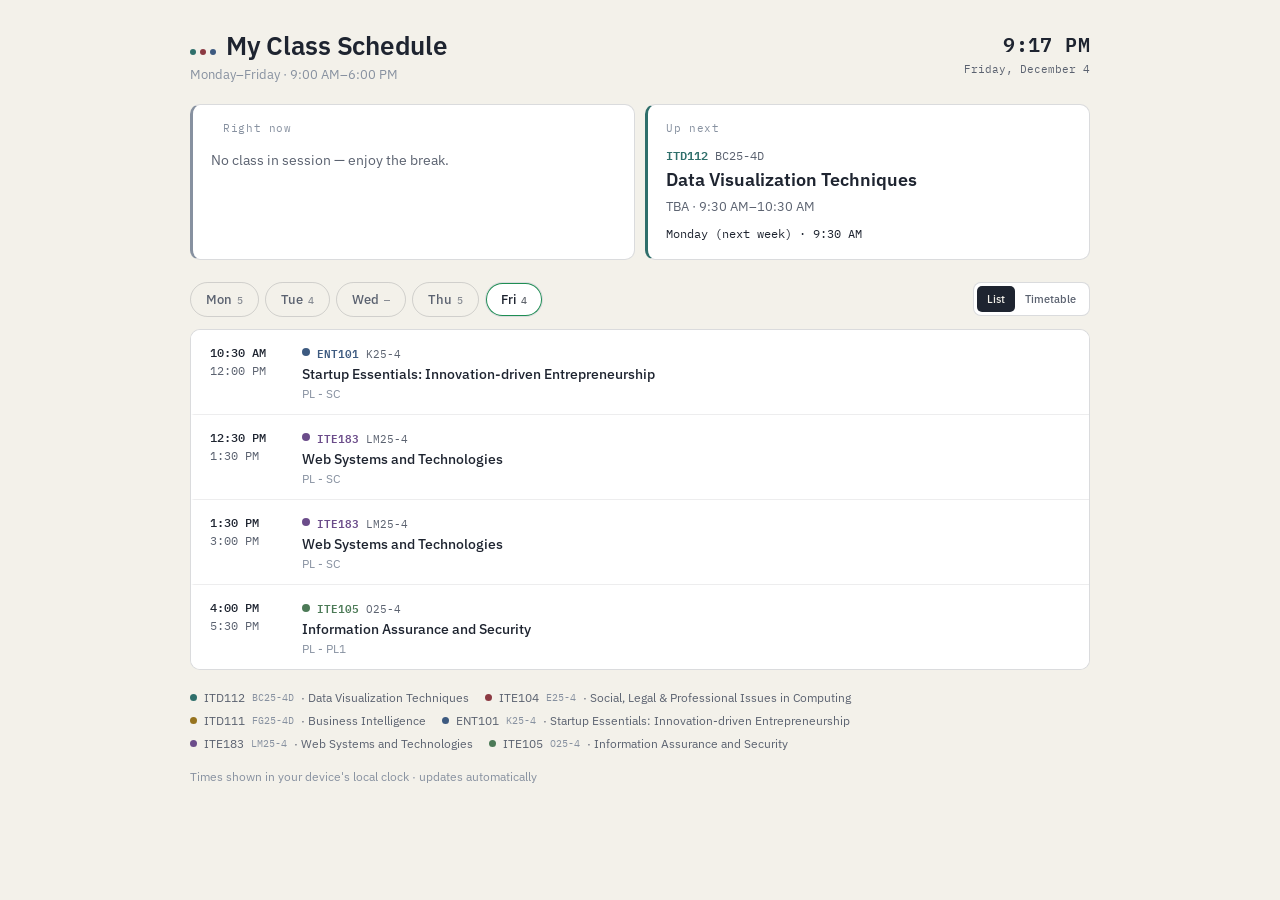
<file: app/src/main/assets/websites/alvin/index.html>
<!doctype html>
<html lang="en">
  <head>
    <meta charset="UTF-8" />
    <meta name="viewport" content="width=device-width, initial-scale=1.0" />
    <title>My Class Schedule</title>
    <meta name="theme-color" content="#15181E" />
    <meta name="description" content="A fast, offline class schedule." />
    <link rel="manifest" href="manifest.webmanifest" />
    <link rel="icon" href="icons/icon.svg" type="image/svg+xml" />
    <link rel="preconnect" href="https://fonts.googleapis.com" />
    <link rel="preconnect" href="https://fonts.gstatic.com" crossorigin />
    <link
      href="https://fonts.googleapis.com/css2?family=IBM+Plex+Sans:wght@400;500;600;700&family=IBM+Plex+Mono:wght@400;500;600&display=swap"
      rel="stylesheet"
    />
    <style>
      :root {
        /* default: dark board, like a terminal departure display */
        --board: #15181e;
        --board-raised: #1c212a;
        --board-row: #1f242d;
        --ink: #f1efe6;
        --ink-soft: #8b94a3;
        --ink-faint: #5b6472;
        --line: rgba(241, 239, 230, 0.08);
        --line-strong: rgba(241, 239, 230, 0.16);

        --live: #4ade80;
        --next: #f2a93c;

        --c-itd112: #45b8ac;
        --c-ite104: #e67c8a;
        --c-itd111: #d3a94b;
        --c-ent101: #7c9cf2;
        --c-ite183: #b292e8;
        --c-ite105: #8bc495;
      }

      :root:not([data-theme="dark"]) {
        @media (prefers-color-scheme: light) {
          --board: #f3f1ea;
          --board-raised: #ffffff;
          --board-row: #ffffff;
          --ink: #1e2430;
          --ink-soft: #5b6270;
          --ink-faint: #8791a0;
          --line: rgba(30, 36, 48, 0.08);
          --line-strong: rgba(30, 36, 48, 0.16);
          --live: #1e8e52;
          --live-bg: rgba(30, 142, 82, 0.1);
          --next: #a5701e;
          --next-bg: rgba(165, 112, 30, 0.1);
          --c-itd112: #2f6f6b;
          --c-ite104: #8b3a42;
          --c-itd111: #96731e;
          --c-ent101: #3d5a80;
          --c-ite183: #6b4c8a;
          --c-ite105: #4c7a57;
        }
      }
      :root[data-theme="light"] {
        --board: #f3f1ea;
        --board-raised: #ffffff;
        --board-row: #ffffff;
        --ink: #1e2430;
        --ink-soft: #5b6270;
        --ink-faint: #8791a0;
        --line: rgba(30, 36, 48, 0.08);
        --line-strong: rgba(30, 36, 48, 0.16);
        --live: #1e8e52;
        --live-bg: rgba(30, 142, 82, 0.1);
        --next: #a5701e;
        --next-bg: rgba(165, 112, 30, 0.1);
        --c-itd112: #2f6f6b;
        --c-ite104: #8b3a42;
        --c-itd111: #96731e;
        --c-ent101: #3d5a80;
        --c-ite183: #6b4c8a;
        --c-ite105: #4c7a57;
      }

      * {
        box-sizing: border-box;
        -webkit-tap-highlight-color: transparent;
      }
      html,
      body {
        background: var(--board);
      }
      body {
        margin: 0;
        color: var(--ink);
        font-family: "IBM Plex Sans", sans-serif;
        padding: 28px 16px 60px;
      }
      .wrap {
        max-width: 900px;
        margin: 0 auto;
      }

      /* ---- Header ---- */
      header.page-head {
        display: flex;
        justify-content: space-between;
        align-items: flex-start;
        flex-wrap: wrap;
        gap: 10px;
        margin-bottom: 22px;
      }
      .brand {
        display: flex;
        align-items: baseline;
        gap: 10px;
      }
      .brand .dot3 {
        display: inline-flex;
        gap: 4px;
      }
      .brand .dot3 span {
        width: 6px;
        height: 6px;
        border-radius: 50%;
        display: inline-block;
      }
      h1 {
        font-size: clamp(20px, 4vw, 26px);
        font-weight: 600;
        margin: 0;
        letter-spacing: -0.01em;
      }
      .page-head .sub {
        font-size: 12.5px;
        color: var(--ink-faint);
        margin-top: 4px;
      }
      .clock {
        text-align: right;
        font-family: "IBM Plex Mono", monospace;
      }
      .clock .time {
        font-size: 20px;
        font-weight: 600;
        color: var(--ink);
        letter-spacing: 0.02em;
      }
      .clock .date {
        font-size: 11px;
        color: var(--ink-soft);
        margin-top: 2px;
      }
      .install-button {
        display: none;
        align-items: center;
        gap: 6px;
        margin-top: 8px;
        padding: 6px 10px;
        border: 1px solid var(--line-strong);
        border-radius: 6px;
        background: var(--board-raised);
        color: var(--ink);
        font:
          500 11px "IBM Plex Sans",
          sans-serif;
        cursor: pointer;
      }
      .install-button.is-visible {
        display: inline-flex;
      }

      /* ---- Hero: now / next ---- */
      .hero {
        display: grid;
        grid-template-columns: 1fr 1fr;
        gap: 10px;
        margin-bottom: 22px;
      }
      .hero-card {
        background: var(--board-raised);
        border: 1px solid var(--line-strong);
        border-left: 3px solid var(--ink-faint);
        border-radius: 10px;
        padding: 16px 18px 18px;
      }
      .hero-card.on {
        border-left-color: var(--accent);
      }
      .hero-label {
        display: flex;
        align-items: center;
        gap: 6px;
        font-family: "IBM Plex Mono", monospace;
        font-size: 10.5px;
        letter-spacing: 0.06em;
        color: var(--ink-faint);
        margin-bottom: 10px;
      }
      .hero-label .pulse {
        width: 6px;
        height: 6px;
        border-radius: 50%;
        background: var(--live);
        animation: pulse 1.6s infinite;
      }
      .hero-empty {
        color: var(--ink-soft);
        font-size: 13.5px;
        padding: 6px 0 2px;
      }
      .hero-code {
        font-family: "IBM Plex Mono", monospace;
        font-size: 11.5px;
        color: var(--accent);
        font-weight: 600;
      }
      .subject-section {
        color: var(--ink-soft);
        font-weight: 400;
      }
      .hero-name {
        font-size: 18px;
        font-weight: 600;
        margin: 4px 0 6px;
        line-height: 1.25;
      }
      .hero-detail {
        font-size: 12.5px;
        color: var(--ink-soft);
      }
      .hero-count {
        font-family: "IBM Plex Mono", monospace;
        font-size: 12px;
        color: var(--ink);
        margin-top: 12px;
      }
      .hero-bar {
        height: 3px;
        border-radius: 2px;
        background: var(--line);
        margin-top: 8px;
        overflow: hidden;
      }
      .hero-bar > div {
        height: 100%;
        background: var(--accent);
      }

      @keyframes pulse {
        0% {
          box-shadow: 0 0 0 0 rgba(74, 222, 128, 0.55);
        }
        70% {
          box-shadow: 0 0 0 6px rgba(74, 222, 128, 0);
        }
        100% {
          box-shadow: 0 0 0 0 rgba(74, 222, 128, 0);
        }
      }

      /* ---- Day tabs ---- */
      .tabs {
        display: flex;
        gap: 6px;
        overflow-x: auto;
        -ms-overflow-style: none;
        scrollbar-width: none;
      }
      .tabs::-webkit-scrollbar {
        display: none;
      }
      .tabs button {
        flex: 0 0 auto;
        font-family: "IBM Plex Sans", sans-serif;
        font-size: 13px;
        font-weight: 500;
        padding: 8px 15px;
        border-radius: 20px;
        border: 1px solid var(--line-strong);
        background: transparent;
        color: var(--ink-soft);
        cursor: pointer;
      }
      .tabs button .n {
        font-family: "IBM Plex Mono", monospace;
        font-size: 10px;
        opacity: 0.7;
        margin-left: 5px;
      }
      .tabs button.is-selected {
        background: var(--board-raised);
        color: var(--ink);
        border-color: var(--line-strong);
      }
      .tabs button.is-today:not(.is-selected) {
        color: var(--live);
        border-color: var(--live);
      }
      .tabs button.is-today.is-selected {
        box-shadow: inset 0 0 0 1px var(--live);
      }

      .view-controls {
        display: flex;
        justify-content: space-between;
        flex-wrap: wrap-reverse;
        align-items: center;
        gap: 12px;
        margin-bottom: 12px;
      }
      .view-controls .tabs {
        min-width: 0;
      }
      .view-switch {
        display: inline-flex;
        flex: 0 0 auto;
        margin-left: auto;
        padding: 3px;
        border: 1px solid var(--line-strong);
        border-radius: 8px;
        background: var(--board-raised);
      }
      .view-switch button {
        border: 0;
        border-radius: 5px;
        padding: 6px 10px;
        background: transparent;
        color: var(--ink-soft);
        font:
          500 11px "IBM Plex Sans",
          sans-serif;
        cursor: pointer;
      }
      .view-switch button.is-selected {
        background: var(--ink);
        color: var(--board);
      }

      /* ---- Board (list of rows) ---- */
      .board-panel {
        background: var(--board-raised);
        border: 1px solid var(--line-strong);
        border-radius: 10px;
        overflow: hidden;
      }
      .row {
        display: flex;
        gap: 14px;
        align-items: flex-start;
        padding: 13px 16px;
        border-bottom: 1px solid var(--line);
        border-left: 3px solid transparent;
        background: var(--board-row);
        position: relative;
      }
      .row:last-child {
        border-bottom: none;
      }
      .row.is-live {
        background: var(--live-bg);
        border-left-color: var(--live);
      }
      .row.is-next {
        background: var(--next-bg);
        border-left-color: var(--next);
      }
      .row.is-subject-highlighted {
        z-index: 1;
        box-shadow:
          inset 0 0 0 2px var(--accent),
          0 4px 14px rgba(0, 0, 0, 0.18);
      }

      .row-time {
        flex: 0 0 78px;
        font-family: "IBM Plex Mono", monospace;
        font-size: 12px;
        color: var(--ink-soft);
        line-height: 1.5;
        padding-top: 1px;
      }
      .row-time .from {
        color: var(--ink);
        font-weight: 500;
      }

      .row-main {
        flex: 1 1 auto;
        min-width: 0;
      }
      .row-top {
        display: flex;
        align-items: center;
        gap: 7px;
        flex-wrap: wrap;
      }
      .dot {
        width: 8px;
        height: 8px;
        border-radius: 50%;
        background: var(--accent);
        flex: 0 0 auto;
      }
      .row-code {
        font-family: "IBM Plex Mono", monospace;
        font-size: 11px;
        color: var(--accent);
        font-weight: 600;
      }
      .row-name {
        font-size: 14px;
        font-weight: 500;
        margin-top: 3px;
        line-height: 1.3;
        overflow-wrap: anywhere;
      }
      .row-room {
        font-size: 12px;
        color: var(--ink-faint);
        margin-top: 3px;
      }

      .badge {
        font-family: "IBM Plex Mono", monospace;
        font-size: 9px;
        letter-spacing: 0.05em;
        padding: 2px 7px;
        border-radius: 9px;
        margin-left: auto;
      }
      .badge.live {
        background: var(--live);
        color: #0b2015;
      }
      .badge.next {
        background: var(--next);
        color: #2b1d04;
      }
      .row-bar {
        height: 3px;
        border-radius: 2px;
        background: var(--line);
        margin-top: 8px;
        overflow: hidden;
        max-width: 220px;
      }
      .row-bar > div {
        height: 100%;
        background: var(--live);
      }

      .now-divider {
        display: flex;
        align-items: center;
        gap: 8px;
        padding: 0 16px;
        margin: -1px 0;
        position: relative;
        z-index: 1;
      }
      .now-divider .l {
        flex: 1;
        height: 2px;
        background: var(--live);
      }
      .now-divider .t {
        font-family: "IBM Plex Mono", monospace;
        font-size: 10px;
        color: var(--live);
        white-space: nowrap;
      }

      .off-panel {
        padding: 40px 20px;
        text-align: center;
        color: var(--ink-soft);
        font-size: 13.5px;
      }

      /* ---- Timetable ---- */
      .timetable-scroll {
        max-width: 100%;
        overflow: auto;
        max-height: min(548px, 70vh);
        overscroll-behavior: contain;
        scrollbar-color: var(--ink-soft) var(--board);
        scrollbar-width: thin;
        -webkit-overflow-scrolling: touch;
      }
      .timetable-scroll.is-list {
        overflow: visible;
        max-height: none;
      }
      .timetable-scroll.is-list .board-panel {
        width: 100%;
      }
      .timetable-scroll::-webkit-scrollbar {
        width: 10px;
        height: 10px;
      }
      .timetable-scroll::-webkit-scrollbar-track {
        background: var(--board);
      }
      .timetable-scroll::-webkit-scrollbar-thumb {
        background: var(--ink-faint);
        border: 2px solid var(--board);
        border-radius: 5px;
      }
      .timetable-scroll::-webkit-scrollbar-thumb:hover {
        background: var(--ink-soft);
      }
      .timetable-scroll .board-panel {
        width: max-content;
        min-width: 100%;
      }
      .timetable-panel {
        width: 100%;
        min-width: 680px;
      }
      .timetable-head,
      .timetable-body {
        display: grid;
        grid-template-columns: 58px repeat(5, minmax(118px, 1fr));
      }
      .timetable-head {
        border-bottom: 1px solid var(--line-strong);
      }
      .timetable-head > div {
        padding: 12px 8px 10px;
        text-align: center;
        border-left: 1px solid var(--line);
      }
      .timetable-head > div:first-child {
        border-left: 0;
      }
      .timetable-day {
        font-size: 14px;
        font-weight: 600;
      }
      .timetable-count {
        display: block;
        color: var(--ink-faint);
        font:
          10px "IBM Plex Mono",
          monospace;
        margin-top: 3px;
      }
      .timetable-body {
        height: 972px;
      }
      .timetable-axis,
      .timetable-column {
        position: relative;
        background: repeating-linear-gradient(
          to bottom,
          transparent 0,
          transparent 26px,
          var(--line) 26px,
          var(--line) 27px,
          transparent 27px,
          transparent 54px,
          var(--line-strong) 54px,
          var(--line-strong) 55px
        );
      }
      .timetable-axis {
        background: none;
        border-right: 1px solid var(--line);
      }
      .timetable-column {
        border-left: 1px solid var(--line);
      }
      .timetable-time {
        position: absolute;
        right: 8px;
        transform: translateY(-50%);
        color: var(--ink-soft);
        font:
          10px "IBM Plex Mono",
          monospace;
        white-space: nowrap;
      }
      .timetable-time:first-child {
        transform: none;
        margin-top: 4px;
      }
      .timetable-time:last-child {
        transform: translateY(-100%);
        margin-top: -4px;
      }
      .timetable-event {
        position: absolute;
        left: 5px;
        right: 5px;
        min-height: 28px;
        padding: 7px 8px;
        overflow: hidden;
        border-left: 3px solid var(--accent);
        border-radius: 4px;
        background: color-mix(in srgb, var(--accent) 16%, var(--board-row));
        color: var(--ink);
        cursor: default;
        transition:
          height 160ms ease,
          box-shadow 160ms ease,
          background-color 160ms ease;
      }
      .timetable-event.is-expandable {
        cursor: pointer;
      }
      .timetable-event:hover,
      .timetable-event:focus-visible {
        background: color-mix(in srgb, var(--accent) 24%, var(--board-row));
        outline: none;
      }
      .timetable-event.is-expanded {
        z-index: 4;
        height: auto !important;
        min-height: 101px;
        overflow: visible;
        box-shadow: 0 8px 20px rgba(0, 0, 0, 0.28);
      }
      .timetable-event.is-live {
        --accent: var(--live) !important;
      }
      .timetable-event.is-next {
        --accent: var(--next) !important;
      }
      .timetable-event.is-subject-highlighted {
        z-index: 3;
        background: color-mix(in srgb, var(--accent) 34%, var(--board-row));
        box-shadow:
          0 0 0 2px var(--accent),
          0 6px 16px rgba(0, 0, 0, 0.24);
      }
      .timetable-event .code {
        color: var(--accent);
        font:
          600 10px "IBM Plex Mono",
          monospace;
      }
      .timetable-event .name {
        display: block;
        margin-top: 3px;
        font-size: 12px;
        font-weight: 600;
        line-height: 1.2;
        overflow-wrap: anywhere;
      }
      .timetable-event .detail {
        display: block;
        margin-top: 4px;
        color: var(--ink-soft);
        font:
          10px "IBM Plex Mono",
          monospace;
        white-space: normal;
        overflow-wrap: anywhere;
      }
      .timetable-empty {
        position: absolute;
        inset: 0;
        display: grid;
        place-items: center;
        color: var(--ink-faint);
        font:
          italic 11px "IBM Plex Mono",
          monospace;
        writing-mode: vertical-rl;
      }
      .timetable-now {
        position: absolute;
        left: 0;
        right: 0;
        z-index: 2;
        border-top: 2px solid var(--live);
        pointer-events: none;
      }
      .timetable-now span {
        position: absolute;
        right: 4px;
        top: -17px;
        padding: 1px 4px;
        background: var(--live);
        color: #0b2015;
        font:
          9px "IBM Plex Mono",
          monospace;
      }

      .view-controls.is-timetable .tabs {
        display: none;
      }

      /* ---- Legend ---- */
      .legend {
        margin-top: 20px;
        display: flex;
        flex-wrap: wrap;
        gap: 8px 16px;
      }
      .legend-item {
        display: flex;
        align-items: center;
        gap: 7px;
        font-size: 12px;
        color: var(--ink-soft);
        cursor: pointer;
        border-radius: 4px;
        padding: 4px 5px;
        margin: -4px -5px;
        transition:
          color 160ms ease,
          background-color 160ms ease;
      }
      .legend-item:hover,
      .legend-item:focus-visible,
      .legend-item.is-selected {
        color: var(--ink);
        background: color-mix(in srgb, var(--accent) 14%, transparent);
        outline: none;
      }
      .legend-item .dot {
        width: 7px;
        height: 7px;
      }
      .legend-item .section {
        color: var(--ink-faint);
        font-family: "IBM Plex Mono", monospace;
        font-size: 10px;
        white-space: nowrap;
      }

      footer.hint {
        margin-top: 18px;
        font-size: 11.5px;
        color: var(--ink-faint);
      }

      @media (max-width: 480px) {
        .hero {
          grid-template-columns: 1fr;
        }
        .row-time {
          flex-basis: 62px;
          font-size: 11px;
        }
      }
    </style>
  </head>
  <body>
    <div class="wrap">
      <header class="page-head">
        <div>
          <div class="brand">
            <span class="dot3"
              ><span style="background: var(--c-itd112)"></span
              ><span style="background: var(--c-ite104)"></span
              ><span style="background: var(--c-ent101)"></span
            ></span>
            <h1>My Class Schedule</h1>
          </div>
          <div class="sub">Monday–Friday · 9:00 AM–6:00 PM</div>
        </div>
        <div class="clock">
          <div class="time" id="clockTime">—</div>
          <div class="date" id="clockDate">—</div>
          <button class="install-button" id="installButton" type="button">
            Install app
          </button>
        </div>
      </header>

      <div class="hero">
        <div class="hero-card" id="nowCard">
          <div class="hero-label">
            <span class="pulse" id="nowPulse" style="visibility: hidden"></span
            >Right now
          </div>
          <div id="nowBody"></div>
        </div>
        <div class="hero-card" id="nextCard">
          <div class="hero-label">Up next</div>
          <div id="nextBody"></div>
        </div>
      </div>

      <div class="view-controls">
        <div class="tabs" id="tabs"></div>
        <div class="view-switch" role="group" aria-label="Schedule view">
          <button id="listViewButton" type="button" aria-pressed="true">
            List
          </button>
          <button id="timetableViewButton" type="button" aria-pressed="false">
            Timetable
          </button>
        </div>
      </div>

      <div class="timetable-scroll">
        <div class="board-panel" id="panel"></div>
      </div>

      <div class="legend" id="legend"></div>

      <footer class="hint">
        Times shown in your device's local clock · updates automatically
      </footer>
    </div>

    <script>
      (async function () {
        const scheduleResponse = await fetch("./schedule.json");
        if (!scheduleResponse.ok) {
          throw new Error(
            `Unable to load schedule.json (${scheduleResponse.status})`,
          );
        }
        const schedule = await scheduleResponse.json();
        const SUBJECTS = schedule.subjects;

        const DAYS = [
          { index: 1, label: "Monday", short: "Mon" },
          { index: 2, label: "Tuesday", short: "Tue" },
          { index: 3, label: "Wednesday", short: "Wed" },
          { index: 4, label: "Thursday", short: "Thu" },
          { index: 5, label: "Friday", short: "Fri" },
        ];

        const DATA = schedule.events.map((event, index) => ({
          ...event,
          id: index,
          ...SUBJECTS[event.code],
        }));

        const RANGE_START = 9 * 60,
          RANGE_END = 18 * 60;

        function fmtClock(mins) {
          const h24 = Math.floor(mins / 60),
            m = mins % 60;
          const h12 = ((h24 + 11) % 12) + 1;
          const ampm = h24 < 12 ? "AM" : "PM";
          return `${h12}:${String(m).padStart(2, "0")} ${ampm}`;
        }
        function fmtDuration(mins) {
          mins = Math.max(0, mins);
          if (mins < 60) return `${mins} min`;
          const h = Math.floor(mins / 60),
            m = mins % 60;
          return m === 0 ? `${h}h` : `${h}h ${m}m`;
        }

        let selectedDay = null;
        let expandedTimetableEventId = null;
        const savedViewMode = localStorage.getItem("class-schedule-view");
        let viewMode =
          savedViewMode === "timetable" || savedViewMode === "list"
            ? savedViewMode
            : "list";
        let installPrompt = null;
        let autoScrolledTimetableTarget = null;
        let lockedSubjectCode = null;
        let hoveredSubjectCode = null;
        let subjectNavigationCode = null;

        function highlightedSubjectCode() {
          return lockedSubjectCode || hoveredSubjectCode;
        }

        function applySubjectHighlight() {
          const code = highlightedSubjectCode();
          document
            .querySelectorAll(".row, .timetable-event")
            .forEach((item) => {
              item.classList.toggle(
                "is-subject-highlighted",
                Boolean(code && item.dataset.subjectCode === code),
              );
            });
          document.querySelectorAll(".legend-item").forEach((item) => {
            item.classList.toggle(
              "is-selected",
              Boolean(code && item.dataset.subjectCode === code),
            );
            item.setAttribute(
              "aria-pressed",
              String(item.dataset.subjectCode === lockedSubjectCode),
            );
          });
        }

        function navigateToSubject(code) {
          subjectNavigationCode = code;
          if (viewMode === "list") {
            const currentDayHasSubject = DATA.some(
              (e) => e.day === selectedDay && e.code === code,
            );
            if (!currentDayHasSubject) {
              selectedDay =
                DATA.find((e) => e.code === code)?.day ?? selectedDay;
            }
          }
          render();
        }

        function scrollToSubjectInList() {
          if (!subjectNavigationCode) return false;
          const target = [...document.querySelectorAll(".row")].find(
            (row) => row.dataset.subjectCode === subjectNavigationCode,
          );
          if (!target) return false;
          subjectNavigationCode = null;
          requestAnimationFrame(() => {
            target.scrollIntoView({ behavior: "smooth", block: "center" });
          });
          return true;
        }

        function scrollToSubjectInTimetable() {
          if (!subjectNavigationCode) return false;
          const target = [
            ...document.querySelectorAll(".timetable-event"),
          ].find(
            (event) => event.dataset.subjectCode === subjectNavigationCode,
          );
          if (!target) return false;
          subjectNavigationCode = null;
          requestAnimationFrame(() => {
            target.scrollIntoView({
              behavior: "smooth",
              block: "center",
              inline: "center",
            });
          });
          return true;
        }

        document.addEventListener("click", (event) => {
          if (!event.target.closest(".legend-item")) {
            lockedSubjectCode = null;
            hoveredSubjectCode = null;
            applySubjectHighlight();
          }
          if (event.target.closest(".timetable-event.is-expanded")) return;
          const expandedEvent = document.querySelector(
            ".timetable-event.is-expanded",
          );
          if (!expandedEvent) return;
          expandedEvent.classList.remove("is-expanded");
          expandedEvent.setAttribute("aria-expanded", "false");
          expandedTimetableEventId = null;
        });

        window.addEventListener("beforeinstallprompt", (event) => {
          event.preventDefault();
          installPrompt = event;
          document.getElementById("installButton").classList.add("is-visible");
        });

        document
          .getElementById("installButton")
          .addEventListener("click", async () => {
            if (!installPrompt) return;
            const promptEvent = installPrompt;
            installPrompt = null;
            document
              .getElementById("installButton")
              .classList.remove("is-visible");
            await promptEvent.prompt();
            await promptEvent.userChoice;
          });

        window.addEventListener("appinstalled", () => {
          installPrompt = null;
          document
            .getElementById("installButton")
            .classList.remove("is-visible");
        });

        // ---------- Tabs ----------
        const tabsEl = document.getElementById("tabs");
        DAYS.forEach((d) => {
          const btn = document.createElement("button");
          btn.id = "tab-" + d.index;
          const count = DATA.filter((e) => e.day === d.index).length;
          btn.innerHTML = `${d.short}<span class="n">${count ? count : "—"}</span>`;
          btn.addEventListener("click", () => {
            selectedDay = d.index;
            render();
          });
          tabsEl.appendChild(btn);
        });

        const listViewButton = document.getElementById("listViewButton");
        const timetableViewButton = document.getElementById(
          "timetableViewButton",
        );
        listViewButton.addEventListener("click", () => {
          viewMode = "list";
          localStorage.setItem("class-schedule-view", viewMode);
          subjectNavigationCode = highlightedSubjectCode();
          render();
        });
        timetableViewButton.addEventListener("click", () => {
          viewMode = "timetable";
          autoScrolledTimetableTarget = null;
          localStorage.setItem("class-schedule-view", viewMode);
          subjectNavigationCode = highlightedSubjectCode();
          render();
        });

        // ---------- Legend ----------
        const legend = document.getElementById("legend");
        Object.entries(SUBJECTS).forEach(([code, s]) => {
          const item = document.createElement("div");
          item.className = "legend-item";
          item.dataset.subjectCode = code;
          item.style.setProperty("--accent", `var(--c-${s.cls})`);
          item.tabIndex = 0;
          item.setAttribute("role", "button");
          item.setAttribute("aria-pressed", "false");
          item.innerHTML = `<span class="dot" style="background:var(--c-${s.cls})"></span>${code} <span class="section">${s.sec}</span> · ${s.name}`;
          item.addEventListener("mouseenter", () => {
            if (!lockedSubjectCode) {
              hoveredSubjectCode = code;
              applySubjectHighlight();
            }
          });
          item.addEventListener("mouseleave", () => {
            if (!lockedSubjectCode) {
              hoveredSubjectCode = null;
              applySubjectHighlight();
            }
          });
          item.addEventListener("click", () => {
            lockedSubjectCode = lockedSubjectCode === code ? null : code;
            hoveredSubjectCode = null;
            applySubjectHighlight();
            if (lockedSubjectCode) navigateToSubject(code);
          });
          item.addEventListener("keydown", (event) => {
            if (event.key === "Enter" || event.key === " ") {
              event.preventDefault();
              item.click();
            }
          });
          legend.appendChild(item);
        });

        function computeStatus(now) {
          const day = now.getDay();
          const mins = now.getHours() * 60 + now.getMinutes();
          const nowPos = day * 1440 + mins;

          let current = null,
            next = null,
            nextIsFuture = true;
          let bestFuture = Infinity,
            bestOverall = Infinity,
            bestOverallEntry = null;

          DATA.forEach((e) => {
            const startPos = e.day * 1440 + e.start;
            if (e.day === day && mins >= e.start && mins < e.end) current = e;
            if (startPos > nowPos && startPos < bestFuture) {
              bestFuture = startPos;
              next = e;
            }
            if (startPos < bestOverall) {
              bestOverall = startPos;
              bestOverallEntry = e;
            }
          });
          if (!next) {
            next = bestOverallEntry;
            nextIsFuture = false;
          }
          return { day, mins, nowPos, current, next, nextWraps: !nextIsFuture };
        }

        function renderHero(status) {
          const { day, mins, current, next, nextWraps } = status;

          const nowCard = document.getElementById("nowCard");
          const nowBody = document.getElementById("nowBody");
          const nowPulse = document.getElementById("nowPulse");
          if (current) {
            nowCard.classList.add("on");
            nowCard.style.setProperty("--accent", `var(--c-${current.cls})`);
            nowPulse.style.visibility = "visible";
            const remaining = current.end - mins;
            const elapsed = Math.min(
              100,
              Math.max(
                0,
                ((mins - current.start) / (current.end - current.start)) * 100,
              ),
            );
            nowBody.innerHTML = `
        <div class="hero-code">${current.code} <span class="subject-section">${current.sec}</span></div>
        <div class="hero-name">${current.name}</div>
        <div class="hero-detail">${current.room} · ${fmtClock(current.start)}–${fmtClock(current.end)}</div>
        <div class="hero-count">Ends in ${fmtDuration(remaining)}</div>
        <div class="hero-bar"><div style="width:${elapsed}%"></div></div>`;
          } else {
            nowCard.classList.remove("on");
            nowCard.style.removeProperty("--accent");
            nowPulse.style.visibility = "hidden";
            nowBody.innerHTML = `<div class="hero-empty">No class in session — enjoy the break.</div>`;
          }

          const nextCard = document.getElementById("nextCard");
          const nextBody = document.getElementById("nextBody");
          if (next) {
            nextCard.classList.add("on");
            nextCard.style.setProperty("--accent", `var(--c-${next.cls})`);
            const dayLabel =
              DAYS.find((d) => d.index === next.day)?.label || "";
            let when;
            if (!nextWraps && next.day === day)
              when = `Today · starts in ${fmtDuration(next.start - mins)}`;
            else if (!nextWraps) when = `${dayLabel} · ${fmtClock(next.start)}`;
            else when = `${dayLabel} (next week) · ${fmtClock(next.start)}`;
            nextBody.innerHTML = `
        <div class="hero-code">${next.code} <span class="subject-section">${next.sec}</span></div>
        <div class="hero-name">${next.name}</div>
        <div class="hero-detail">${next.room} · ${fmtClock(next.start)}–${fmtClock(next.end)}</div>
        <div class="hero-count">${when}</div>`;
          } else {
            nextCard.classList.remove("on");
            nextBody.innerHTML = `<div class="hero-empty">Nothing else scheduled.</div>`;
          }
        }

        function renderPanel(status) {
          if (viewMode === "timetable") {
            renderTimetable(status);
            return;
          }
          const panel = document.getElementById("panel");
          panel.innerHTML = "";
          const dayEvents = DATA.filter((e) => e.day === selectedDay).sort(
            (a, b) => a.start - b.start,
          );
          const isToday = selectedDay === status.day;

          if (!dayEvents.length) {
            panel.innerHTML = `<div class="off-panel">No scheduled classes.</div>`;
            return;
          }

          let dividerPlaced = false;
          dayEvents.forEach((e) => {
            const isLive =
              isToday && status.mins >= e.start && status.mins < e.end;
            const isNext = status.next && status.next.id === e.id;

            if (
              isToday &&
              !dividerPlaced &&
              status.mins < e.start &&
              status.mins >= RANGE_START
            ) {
              panel.appendChild(nowDivider(status.mins));
              dividerPlaced = true;
            }

            const row = document.createElement("div");
            row.className =
              "row" + (isLive ? " is-live" : "") + (isNext ? " is-next" : "");
            row.dataset.subjectCode = e.code;
            row.style.setProperty("--accent", `var(--c-${e.cls})`);
            let badge = "";
            if (isLive) badge = `<span class="badge live">LIVE</span>`;
            else if (isNext) badge = `<span class="badge next">NEXT</span>`;
            let bar = "";
            if (isLive) {
              const elapsed = Math.min(
                100,
                Math.max(
                  0,
                  ((status.mins - e.start) / (e.end - e.start)) * 100,
                ),
              );
              bar = `<div class="row-bar"><div style="width:${elapsed}%"></div></div>`;
            }
            row.innerHTML = `
        <div class="row-time"><span class="from">${fmtClock(e.start)}</span><br>${fmtClock(e.end)}</div>
        <div class="row-main">
          <div class="row-top"><span class="dot"></span><span class="row-code">${e.code} <span class="subject-section">${e.sec}</span></span>${badge}</div>
          <div class="row-name">${e.name}</div>
          <div class="row-room">${e.room}</div>
          ${bar}
        </div>`;
            panel.appendChild(row);
            applySubjectHighlight();
          });

          if (
            isToday &&
            !dividerPlaced &&
            status.mins >= RANGE_START &&
            status.mins <= RANGE_END
          ) {
            panel.appendChild(nowDivider(status.mins));
          }
          scrollToSubjectInList();
        }

        function renderTimetable(status) {
          const panel = document.getElementById("panel");
          panel.innerHTML = `<div class="timetable-panel"><div class="timetable-head"><div></div>${DAYS.map(
            (d) => {
              const count = DATA.filter((e) => e.day === d.index).length;
              return `<div><span class="timetable-day">${d.label}</span><span class="timetable-count">${count ? `${count} sessions` : "no classes"}</span></div>`;
            },
          ).join(
            "",
          )}</div><div class="timetable-body"><div class="timetable-axis"></div>${DAYS.map((d) => `<div class="timetable-column" data-day="${d.index}"></div>`).join("")}</div></div>`;

          const axis = panel.querySelector(".timetable-axis");
          for (let mins = RANGE_START; mins <= RANGE_END; mins += 60) {
            const time = document.createElement("span");
            time.className = "timetable-time";
            time.style.top = `${((mins - RANGE_START) / 30) * 54}px`;
            time.textContent = fmtClock(mins);
            axis.appendChild(time);
          }

          DAYS.forEach((d) => {
            const column = panel.querySelector(`[data-day="${d.index}"]`);
            const events = DATA.filter((e) => e.day === d.index);
            if (!events.length) {
              column.innerHTML =
                '<span class="timetable-empty">No scheduled classes</span>';
            }
            events.forEach((e) => {
              const isLive =
                status.day === e.day &&
                status.mins >= e.start &&
                status.mins < e.end;
              const isNext = status.next && status.next.id === e.id;
              const event = document.createElement("div");
              event.className =
                "timetable-event" +
                (isLive ? " is-live" : "") +
                (isNext ? " is-next" : "");
              event.dataset.subjectCode = e.code;
              event.dataset.eventId = String(e.id);
              event.setAttribute("aria-label", `${e.code}: ${e.name}`);
              event.style.setProperty("--accent", `var(--c-${e.cls})`);
              event.style.top = `${((e.start - RANGE_START) / 30) * 54 + 4}px`;
              event.style.height = `${((e.end - e.start) / 30) * 54 - 7}px`;
              event.innerHTML = `<span class="code">${e.code} <span class="subject-section">${e.sec}</span></span><span class="name">${e.name}</span><span class="detail">${e.room}</span><span class="detail">${fmtClock(e.start)}–${fmtClock(e.end)}</span>`;
              column.appendChild(event);
              applySubjectHighlight();

              const setupExpansion = () => {
                if (event.scrollHeight <= event.clientHeight) {
                  return;
                }
                event.classList.add("is-expandable");
                event.tabIndex = 0;
                event.setAttribute("role", "button");
                event.setAttribute(
                  "aria-expanded",
                  String(expandedTimetableEventId === e.id),
                );
                if (expandedTimetableEventId === e.id) {
                  event.classList.add("is-expanded");
                }
                const toggleExpanded = () => {
                  const isExpanded = event.classList.toggle("is-expanded");
                  expandedTimetableEventId = isExpanded ? e.id : null;
                  event.setAttribute("aria-expanded", String(isExpanded));
                  if (isExpanded) {
                    column
                      .querySelectorAll(".timetable-event.is-expanded")
                      .forEach((other) => {
                        if (other !== event) {
                          other.classList.remove("is-expanded");
                          other.setAttribute("aria-expanded", "false");
                        }
                      });
                  }
                };
                event.addEventListener("click", toggleExpanded);
                event.addEventListener("keydown", (eventKey) => {
                  if (eventKey.key === "Enter" || eventKey.key === " ") {
                    eventKey.preventDefault();
                    toggleExpanded();
                  }
                });
              };
              document.fonts.ready.then(() => {
                requestAnimationFrame(setupExpansion);
              });
            });
            if (
              d.index === status.day &&
              status.mins >= RANGE_START &&
              status.mins <= RANGE_END
            ) {
              const now = document.createElement("div");
              now.className = "timetable-now";
              now.style.top = `${((status.mins - RANGE_START) / 30) * 54}px`;
              now.innerHTML = `<span>${fmtClock(status.mins)} · now</span>`;
              column.appendChild(now);
            }
          });

          if (scrollToSubjectInTimetable()) return;

          const currentEvent = panel.querySelector(".timetable-event.is-live");
          const currentMarker = panel.querySelector(".timetable-now");
          const target = currentEvent || currentMarker;
          const targetKey = currentEvent
            ? `event-${currentEvent.dataset.eventId}`
            : currentMarker
              ? "current-time"
              : null;
          if (target && targetKey !== autoScrolledTimetableTarget) {
            autoScrolledTimetableTarget = targetKey;
            requestAnimationFrame(() => {
              target.scrollIntoView({
                behavior: "smooth",
                block: "center",
                inline: "center",
              });
            });
          }
        }

        function nowDivider(mins) {
          const d = document.createElement("div");
          d.className = "now-divider";
          d.innerHTML = `<span class="l"></span><span class="t">${fmtClock(mins)} · now</span><span class="l"></span>`;
          return d;
        }

        function renderTabs(status) {
          document
            .querySelector(".view-controls")
            .classList.toggle("is-timetable", viewMode === "timetable");
          document
            .querySelector(".timetable-scroll")
            .classList.toggle("is-list", viewMode === "list");
          listViewButton.classList.toggle("is-selected", viewMode === "list");
          timetableViewButton.classList.toggle(
            "is-selected",
            viewMode === "timetable",
          );
          listViewButton.setAttribute("aria-pressed", viewMode === "list");
          timetableViewButton.setAttribute(
            "aria-pressed",
            viewMode === "timetable",
          );
          DAYS.forEach((d) => {
            const btn = document.getElementById("tab-" + d.index);
            btn.classList.toggle("is-selected", d.index === selectedDay);
            btn.classList.toggle("is-today", d.index === status.day);
          });
        }

        function render() {
          const now = new Date();
          document.getElementById("clockTime").textContent =
            now.toLocaleTimeString(undefined, {
              hour: "numeric",
              minute: "2-digit",
            });
          document.getElementById("clockDate").textContent =
            now.toLocaleDateString(undefined, {
              weekday: "long",
              month: "long",
              day: "numeric",
            });

          const status = computeStatus(now);
          if (selectedDay === null) {
            selectedDay = DAYS.some((d) => d.index === status.day)
              ? status.day
              : 1;
          }
          renderHero(status);
          renderTabs(status);
          renderPanel(status);
        }

        render();
        function scheduleMinuteUpdates() {
          const now = new Date();
          const delay = (60 - now.getSeconds()) * 1000 - now.getMilliseconds();
          setTimeout(() => {
            render();
            setInterval(render, 60000);
          }, delay);
        }

        scheduleMinuteUpdates();

        if ("serviceWorker" in navigator) {
          window.addEventListener("load", async () => {
            const registration = await navigator.serviceWorker.register(
              "./sw.js",
              { updateViaCache: "none" },
            );
            await registration.update();
          });
        }
      })();
    </script>
  </body>
</html>
</file>
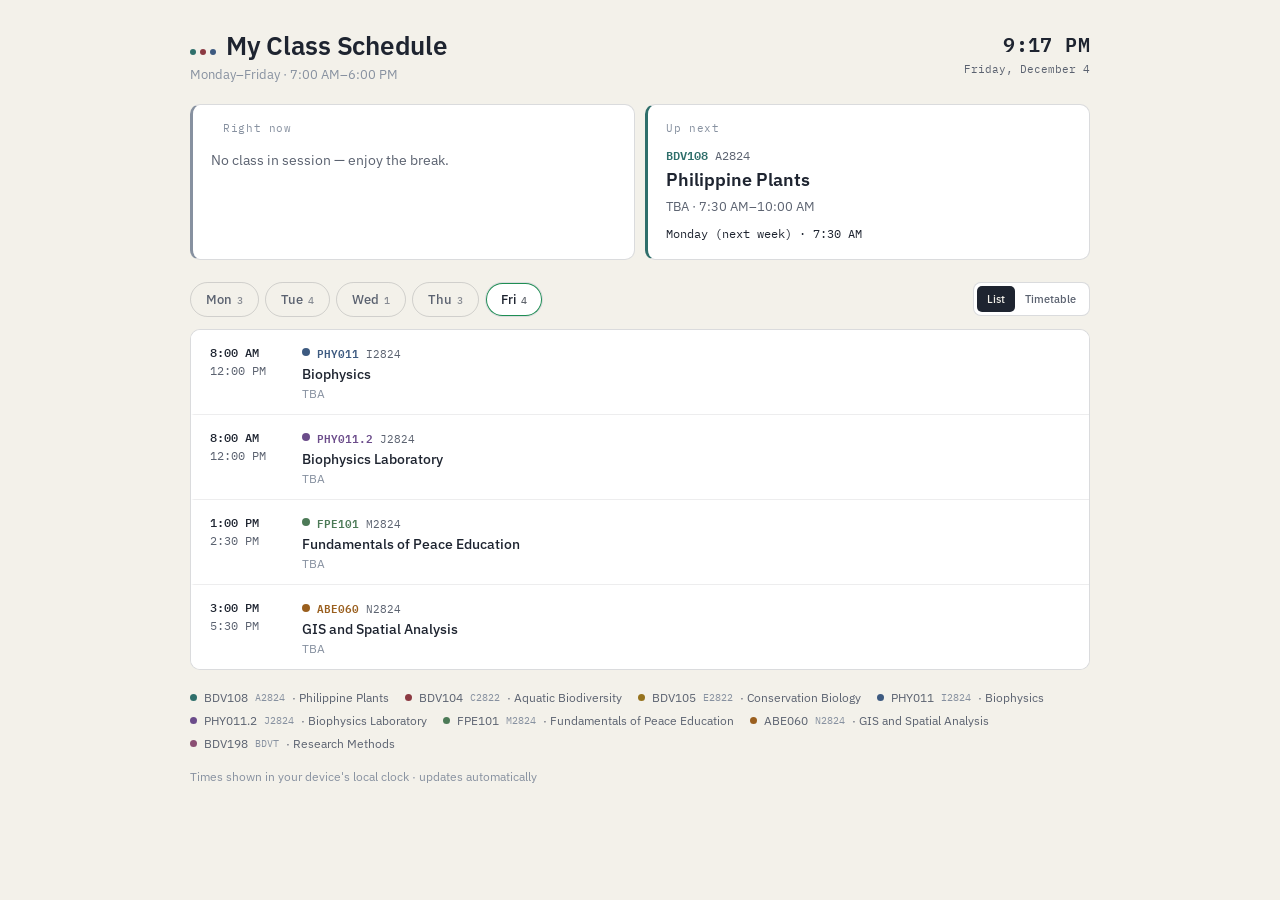
<file: app/src/main/assets/websites/sue/index.html>
<!doctype html>
<html lang="en">
  <head>
    <meta charset="UTF-8" />
    <meta name="viewport" content="width=device-width, initial-scale=1.0" />
    <title>My Class Schedule</title>
    <meta name="theme-color" content="#15181E" />
    <meta name="description" content="A fast, offline class schedule." />
    <link rel="manifest" href="manifest.webmanifest" />
    <link rel="icon" href="icons/icon.svg" type="image/svg+xml" />
    <link rel="preconnect" href="https://fonts.googleapis.com" />
    <link rel="preconnect" href="https://fonts.gstatic.com" crossorigin />
    <link
      href="https://fonts.googleapis.com/css2?family=IBM+Plex+Sans:wght@400;500;600;700&family=IBM+Plex+Mono:wght@400;500;600&display=swap"
      rel="stylesheet"
    />
    <style>
      :root {
        /* default: dark board, like a terminal departure display */
        --board: #15181e;
        --board-raised: #1c212a;
        --board-row: #1f242d;
        --ink: #f1efe6;
        --ink-soft: #8b94a3;
        --ink-faint: #5b6472;
        --line: rgba(241, 239, 230, 0.08);
        --line-strong: rgba(241, 239, 230, 0.16);

        --live: #4ade80;
        --next: #f2a93c;

        --c-bdv108: #45b8ac;
        --c-bdv104: #e67c8a;
        --c-bdv105: #d3a94b;
        --c-phy011: #7c9cf2;
        --c-phy0112: #b292e8;
        --c-fpe101: #8bc495;
        --c-abe060: #e49a5b;
        --c-bdv198: #d889b5;
      }

      :root:not([data-theme="dark"]) {
        @media (prefers-color-scheme: light) {
          --board: #f3f1ea;
          --board-raised: #ffffff;
          --board-row: #ffffff;
          --ink: #1e2430;
          --ink-soft: #5b6270;
          --ink-faint: #8791a0;
          --line: rgba(30, 36, 48, 0.08);
          --line-strong: rgba(30, 36, 48, 0.16);
          --live: #1e8e52;
          --live-bg: rgba(30, 142, 82, 0.1);
          --next: #a5701e;
          --next-bg: rgba(165, 112, 30, 0.1);
          --c-bdv108: #2f6f6b;
          --c-bdv104: #8b3a42;
          --c-bdv105: #96731e;
          --c-phy011: #3d5a80;
          --c-phy0112: #6b4c8a;
          --c-fpe101: #4c7a57;
          --c-abe060: #9a5f1e;
          --c-bdv198: #8a4e73;
        }
      }
      :root[data-theme="light"] {
        --board: #f3f1ea;
        --board-raised: #ffffff;
        --board-row: #ffffff;
        --ink: #1e2430;
        --ink-soft: #5b6270;
        --ink-faint: #8791a0;
        --line: rgba(30, 36, 48, 0.08);
        --line-strong: rgba(30, 36, 48, 0.16);
        --live: #1e8e52;
        --live-bg: rgba(30, 142, 82, 0.1);
        --next: #a5701e;
        --next-bg: rgba(165, 112, 30, 0.1);
        --c-bdv108: #2f6f6b;
        --c-bdv104: #8b3a42;
        --c-bdv105: #96731e;
        --c-phy011: #3d5a80;
        --c-phy0112: #6b4c8a;
        --c-fpe101: #4c7a57;
        --c-abe060: #9a5f1e;
        --c-bdv198: #8a4e73;
      }

      * {
        box-sizing: border-box;
        -webkit-tap-highlight-color: transparent;
      }
      html,
      body {
        background: var(--board);
      }
      body {
        margin: 0;
        color: var(--ink);
        font-family: "IBM Plex Sans", sans-serif;
        padding: 28px 16px 60px;
      }
      .wrap {
        max-width: 900px;
        margin: 0 auto;
      }

      /* ---- Header ---- */
      header.page-head {
        display: flex;
        justify-content: space-between;
        align-items: flex-start;
        flex-wrap: wrap;
        gap: 10px;
        margin-bottom: 22px;
      }
      .brand {
        display: flex;
        align-items: baseline;
        gap: 10px;
      }
      .brand .dot3 {
        display: inline-flex;
        gap: 4px;
      }
      .brand .dot3 span {
        width: 6px;
        height: 6px;
        border-radius: 50%;
        display: inline-block;
      }
      h1 {
        font-size: clamp(20px, 4vw, 26px);
        font-weight: 600;
        margin: 0;
        letter-spacing: -0.01em;
      }
      .page-head .sub {
        font-size: 12.5px;
        color: var(--ink-faint);
        margin-top: 4px;
      }
      .clock {
        text-align: right;
        font-family: "IBM Plex Mono", monospace;
      }
      .clock .time {
        font-size: 20px;
        font-weight: 600;
        color: var(--ink);
        letter-spacing: 0.02em;
      }
      .clock .date {
        font-size: 11px;
        color: var(--ink-soft);
        margin-top: 2px;
      }
      .install-button {
        display: none;
        align-items: center;
        gap: 6px;
        margin-top: 8px;
        padding: 6px 10px;
        border: 1px solid var(--line-strong);
        border-radius: 6px;
        background: var(--board-raised);
        color: var(--ink);
        font:
          500 11px "IBM Plex Sans",
          sans-serif;
        cursor: pointer;
      }
      .install-button.is-visible {
        display: inline-flex;
      }

      /* ---- Hero: now / next ---- */
      .hero {
        display: grid;
        grid-template-columns: 1fr 1fr;
        gap: 10px;
        margin-bottom: 22px;
      }
      .hero-card {
        background: var(--board-raised);
        border: 1px solid var(--line-strong);
        border-left: 3px solid var(--ink-faint);
        border-radius: 10px;
        padding: 16px 18px 18px;
      }
      .hero-card.on {
        border-left-color: var(--accent);
      }
      .hero-label {
        display: flex;
        align-items: center;
        gap: 6px;
        font-family: "IBM Plex Mono", monospace;
        font-size: 10.5px;
        letter-spacing: 0.06em;
        color: var(--ink-faint);
        margin-bottom: 10px;
      }
      .hero-label .pulse {
        width: 6px;
        height: 6px;
        border-radius: 50%;
        background: var(--live);
        animation: pulse 1.6s infinite;
      }
      .hero-empty {
        color: var(--ink-soft);
        font-size: 13.5px;
        padding: 6px 0 2px;
      }
      .hero-code {
        font-family: "IBM Plex Mono", monospace;
        font-size: 11.5px;
        color: var(--accent);
        font-weight: 600;
      }
      .subject-section {
        color: var(--ink-soft);
        font-weight: 400;
      }
      .hero-name {
        font-size: 18px;
        font-weight: 600;
        margin: 4px 0 6px;
        line-height: 1.25;
      }
      .hero-detail {
        font-size: 12.5px;
        color: var(--ink-soft);
      }
      .hero-count {
        font-family: "IBM Plex Mono", monospace;
        font-size: 12px;
        color: var(--ink);
        margin-top: 12px;
      }
      .hero-bar {
        height: 3px;
        border-radius: 2px;
        background: var(--line);
        margin-top: 8px;
        overflow: hidden;
      }
      .hero-bar > div {
        height: 100%;
        background: var(--accent);
      }

      @keyframes pulse {
        0% {
          box-shadow: 0 0 0 0 rgba(74, 222, 128, 0.55);
        }
        70% {
          box-shadow: 0 0 0 6px rgba(74, 222, 128, 0);
        }
        100% {
          box-shadow: 0 0 0 0 rgba(74, 222, 128, 0);
        }
      }

      /* ---- Day tabs ---- */
      .tabs {
        display: flex;
        gap: 6px;
        overflow-x: auto;
        -ms-overflow-style: none;
        scrollbar-width: none;
      }
      .tabs::-webkit-scrollbar {
        display: none;
      }
      .tabs button {
        flex: 0 0 auto;
        font-family: "IBM Plex Sans", sans-serif;
        font-size: 13px;
        font-weight: 500;
        padding: 8px 15px;
        border-radius: 20px;
        border: 1px solid var(--line-strong);
        background: transparent;
        color: var(--ink-soft);
        cursor: pointer;
      }
      .tabs button .n {
        font-family: "IBM Plex Mono", monospace;
        font-size: 10px;
        opacity: 0.7;
        margin-left: 5px;
      }
      .tabs button.is-selected {
        background: var(--board-raised);
        color: var(--ink);
        border-color: var(--line-strong);
      }
      .tabs button.is-today:not(.is-selected) {
        color: var(--live);
        border-color: var(--live);
      }
      .tabs button.is-today.is-selected {
        box-shadow: inset 0 0 0 1px var(--live);
      }

      .view-controls {
        display: flex;
        justify-content: space-between;
        flex-wrap: wrap-reverse;
        align-items: center;
        gap: 12px;
        margin-bottom: 12px;
      }
      .view-controls .tabs {
        min-width: 0;
      }
      .view-switch {
        display: inline-flex;
        flex: 0 0 auto;
        margin-left: auto;
        padding: 3px;
        border: 1px solid var(--line-strong);
        border-radius: 8px;
        background: var(--board-raised);
      }
      .view-switch button {
        border: 0;
        border-radius: 5px;
        padding: 6px 10px;
        background: transparent;
        color: var(--ink-soft);
        font:
          500 11px "IBM Plex Sans",
          sans-serif;
        cursor: pointer;
      }
      .view-switch button.is-selected {
        background: var(--ink);
        color: var(--board);
      }

      /* ---- Board (list of rows) ---- */
      .board-panel {
        background: var(--board-raised);
        border: 1px solid var(--line-strong);
        border-radius: 10px;
        overflow: hidden;
      }
      .row {
        display: flex;
        gap: 14px;
        align-items: flex-start;
        padding: 13px 16px;
        border-bottom: 1px solid var(--line);
        border-left: 3px solid transparent;
        background: var(--board-row);
        position: relative;
      }
      .row:last-child {
        border-bottom: none;
      }
      .row.is-live {
        background: var(--live-bg);
        border-left-color: var(--live);
      }
      .row.is-next {
        background: var(--next-bg);
        border-left-color: var(--next);
      }
      .row.is-subject-highlighted {
        z-index: 1;
        box-shadow:
          inset 0 0 0 2px var(--accent),
          0 4px 14px rgba(0, 0, 0, 0.18);
      }

      .row-time {
        flex: 0 0 78px;
        font-family: "IBM Plex Mono", monospace;
        font-size: 12px;
        color: var(--ink-soft);
        line-height: 1.5;
        padding-top: 1px;
      }
      .row-time .from {
        color: var(--ink);
        font-weight: 500;
      }

      .row-main {
        flex: 1 1 auto;
        min-width: 0;
      }
      .row-top {
        display: flex;
        align-items: center;
        gap: 7px;
        flex-wrap: wrap;
      }
      .dot {
        width: 8px;
        height: 8px;
        border-radius: 50%;
        background: var(--accent);
        flex: 0 0 auto;
      }
      .row-code {
        font-family: "IBM Plex Mono", monospace;
        font-size: 11px;
        color: var(--accent);
        font-weight: 600;
      }
      .row-name {
        font-size: 14px;
        font-weight: 500;
        margin-top: 3px;
        line-height: 1.3;
        overflow-wrap: anywhere;
      }
      .row-room {
        font-size: 12px;
        color: var(--ink-faint);
        margin-top: 3px;
      }

      .badge {
        font-family: "IBM Plex Mono", monospace;
        font-size: 9px;
        letter-spacing: 0.05em;
        padding: 2px 7px;
        border-radius: 9px;
        margin-left: auto;
      }
      .badge.live {
        background: var(--live);
        color: #0b2015;
      }
      .badge.next {
        background: var(--next);
        color: #2b1d04;
      }
      .row-bar {
        height: 3px;
        border-radius: 2px;
        background: var(--line);
        margin-top: 8px;
        overflow: hidden;
        max-width: 220px;
      }
      .row-bar > div {
        height: 100%;
        background: var(--live);
      }

      .now-divider {
        display: flex;
        align-items: center;
        gap: 8px;
        padding: 0 16px;
        margin: -1px 0;
        position: relative;
        z-index: 1;
      }
      .now-divider .l {
        flex: 1;
        height: 2px;
        background: var(--live);
      }
      .now-divider .t {
        font-family: "IBM Plex Mono", monospace;
        font-size: 10px;
        color: var(--live);
        white-space: nowrap;
      }

      .off-panel {
        padding: 40px 20px;
        text-align: center;
        color: var(--ink-soft);
        font-size: 13.5px;
      }

      /* ---- Timetable ---- */
      .timetable-scroll {
        max-width: 100%;
        overflow: auto;
        max-height: min(548px, 70vh);
        overscroll-behavior: contain;
        scrollbar-color: var(--ink-soft) var(--board);
        scrollbar-width: thin;
        -webkit-overflow-scrolling: touch;
      }
      .timetable-scroll.is-list {
        overflow: visible;
        max-height: none;
      }
      .timetable-scroll.is-list .board-panel {
        width: 100%;
      }
      .timetable-scroll::-webkit-scrollbar {
        width: 10px;
        height: 10px;
      }
      .timetable-scroll::-webkit-scrollbar-track {
        background: var(--board);
      }
      .timetable-scroll::-webkit-scrollbar-thumb {
        background: var(--ink-faint);
        border: 2px solid var(--board);
        border-radius: 5px;
      }
      .timetable-scroll::-webkit-scrollbar-thumb:hover {
        background: var(--ink-soft);
      }
      .timetable-scroll .board-panel {
        width: max-content;
        min-width: 100%;
      }
      .timetable-panel {
        width: 100%;
        min-width: 680px;
      }
      .timetable-head,
      .timetable-body {
        display: grid;
        grid-template-columns: 58px repeat(5, minmax(118px, 1fr));
      }
      .timetable-head {
        border-bottom: 1px solid var(--line-strong);
      }
      .timetable-head > div {
        padding: 12px 8px 10px;
        text-align: center;
        border-left: 1px solid var(--line);
      }
      .timetable-head > div:first-child {
        border-left: 0;
      }
      .timetable-day {
        font-size: 14px;
        font-weight: 600;
      }
      .timetable-count {
        display: block;
        color: var(--ink-faint);
        font:
          10px "IBM Plex Mono",
          monospace;
        margin-top: 3px;
      }
      .timetable-body {
        height: 1080px;
      }
      .timetable-axis,
      .timetable-column {
        position: relative;
        background: repeating-linear-gradient(
          to bottom,
          transparent 0,
          transparent 26px,
          var(--line) 26px,
          var(--line) 27px,
          transparent 27px,
          transparent 54px,
          var(--line-strong) 54px,
          var(--line-strong) 55px
        );
      }
      .timetable-axis {
        background: none;
        border-right: 1px solid var(--line);
      }
      .timetable-column {
        border-left: 1px solid var(--line);
      }
      .timetable-time {
        position: absolute;
        right: 8px;
        transform: translateY(-50%);
        color: var(--ink-soft);
        font:
          10px "IBM Plex Mono",
          monospace;
        white-space: nowrap;
      }
      .timetable-time:first-child {
        transform: none;
        margin-top: 4px;
      }
      .timetable-time:last-child {
        transform: translateY(-100%);
        margin-top: -4px;
      }
      .timetable-event {
        position: absolute;
        left: 5px;
        right: 5px;
        min-height: 28px;
        padding: 7px 8px;
        overflow: hidden;
        border-left: 3px solid var(--accent);
        border-radius: 4px;
        background: color-mix(in srgb, var(--accent) 16%, var(--board-row));
        color: var(--ink);
        cursor: default;
        transition:
          height 160ms ease,
          box-shadow 160ms ease,
          background-color 160ms ease;
      }
      .timetable-event.is-expandable {
        cursor: pointer;
      }
      .timetable-event:hover,
      .timetable-event:focus-visible {
        background: color-mix(in srgb, var(--accent) 24%, var(--board-row));
        outline: none;
      }
      .timetable-event.is-expanded {
        z-index: 4;
        height: auto !important;
        min-height: 101px;
        overflow: visible;
        box-shadow: 0 8px 20px rgba(0, 0, 0, 0.28);
      }
      .timetable-event.is-live {
        --accent: var(--live) !important;
      }
      .timetable-event.is-next {
        --accent: var(--next) !important;
      }
      .timetable-event.is-subject-highlighted {
        z-index: 3;
        background: color-mix(in srgb, var(--accent) 34%, var(--board-row));
        box-shadow:
          0 0 0 2px var(--accent),
          0 6px 16px rgba(0, 0, 0, 0.24);
      }
      .timetable-event .code {
        color: var(--accent);
        font:
          600 10px "IBM Plex Mono",
          monospace;
      }
      .timetable-event .name {
        display: block;
        margin-top: 3px;
        font-size: 12px;
        font-weight: 600;
        line-height: 1.2;
        overflow-wrap: anywhere;
      }
      .timetable-event .detail {
        display: block;
        margin-top: 4px;
        color: var(--ink-soft);
        font:
          10px "IBM Plex Mono",
          monospace;
        white-space: normal;
        overflow-wrap: anywhere;
      }
      .timetable-empty {
        position: absolute;
        inset: 0;
        display: grid;
        place-items: center;
        color: var(--ink-faint);
        font:
          italic 11px "IBM Plex Mono",
          monospace;
        writing-mode: vertical-rl;
      }
      .timetable-now {
        position: absolute;
        left: 0;
        right: 0;
        z-index: 2;
        border-top: 2px solid var(--live);
        pointer-events: none;
      }
      .timetable-now span {
        position: absolute;
        right: 4px;
        top: -17px;
        padding: 1px 4px;
        background: var(--live);
        color: #0b2015;
        font:
          9px "IBM Plex Mono",
          monospace;
      }

      .view-controls.is-timetable .tabs {
        display: none;
      }

      /* ---- Legend ---- */
      .legend {
        margin-top: 20px;
        display: flex;
        flex-wrap: wrap;
        gap: 8px 16px;
      }
      .legend-item {
        display: flex;
        align-items: center;
        gap: 7px;
        font-size: 12px;
        color: var(--ink-soft);
        cursor: pointer;
        border-radius: 4px;
        padding: 4px 5px;
        margin: -4px -5px;
        transition:
          color 160ms ease,
          background-color 160ms ease;
      }
      .legend-item:hover,
      .legend-item:focus-visible,
      .legend-item.is-selected {
        color: var(--ink);
        background: color-mix(in srgb, var(--accent) 14%, transparent);
        outline: none;
      }
      .legend-item .dot {
        width: 7px;
        height: 7px;
      }
      .legend-item .section {
        color: var(--ink-faint);
        font-family: "IBM Plex Mono", monospace;
        font-size: 10px;
        white-space: nowrap;
      }

      footer.hint {
        margin-top: 18px;
        font-size: 11.5px;
        color: var(--ink-faint);
      }

      @media (max-width: 480px) {
        .hero {
          grid-template-columns: 1fr;
        }
        .row-time {
          flex-basis: 62px;
          font-size: 11px;
        }
      }
    </style>
  </head>
  <body>
    <div class="wrap">
      <header class="page-head">
        <div>
          <div class="brand">
            <span class="dot3"
              ><span style="background: var(--c-bdv108)"></span
              ><span style="background: var(--c-bdv104)"></span
              ><span style="background: var(--c-phy011)"></span
            ></span>
            <h1>My Class Schedule</h1>
          </div>
          <div class="sub">Monday–Friday · 7:00 AM–6:00 PM</div>
        </div>
        <div class="clock">
          <div class="time" id="clockTime">—</div>
          <div class="date" id="clockDate">—</div>
          <button class="install-button" id="installButton" type="button">
            Install app
          </button>
        </div>
      </header>

      <div class="hero">
        <div class="hero-card" id="nowCard">
          <div class="hero-label">
            <span class="pulse" id="nowPulse" style="visibility: hidden"></span
            >Right now
          </div>
          <div id="nowBody"></div>
        </div>
        <div class="hero-card" id="nextCard">
          <div class="hero-label">Up next</div>
          <div id="nextBody"></div>
        </div>
      </div>

      <div class="view-controls">
        <div class="tabs" id="tabs"></div>
        <div class="view-switch" role="group" aria-label="Schedule view">
          <button id="listViewButton" type="button" aria-pressed="true">
            List
          </button>
          <button id="timetableViewButton" type="button" aria-pressed="false">
            Timetable
          </button>
        </div>
      </div>

      <div class="timetable-scroll">
        <div class="board-panel" id="panel"></div>
      </div>

      <div class="legend" id="legend"></div>

      <footer class="hint">
        Times shown in your device's local clock · updates automatically
      </footer>
    </div>

    <script>
      (function () {
        const SUBJECTS = {
          BDV108: {
            name: "Philippine Plants",
            cls: "bdv108",
            sec: "A2824",
          },
          BDV104: {
            name: "Aquatic Biodiversity",
            cls: "bdv104",
            sec: "C2822",
          },
          BDV105: {
            name: "Conservation Biology",
            cls: "bdv105",
            sec: "E2822",
          },
          PHY011: {
            name: "Biophysics",
            cls: "phy011",
            sec: "I2824",
          },
          "PHY011.2": {
            name: "Biophysics Laboratory",
            cls: "phy0112",
            sec: "J2824",
          },
          FPE101: {
            name: "Fundamentals of Peace Education",
            cls: "fpe101",
            sec: "M2824",
          },
          ABE060: {
            name: "GIS and Spatial Analysis",
            cls: "abe060",
            sec: "N2824",
          },
          BDV198: {
            name: "Research Methods",
            cls: "bdv198",
            sec: "BDVT",
          },
        };

        const DAYS = [
          { index: 1, label: "Monday", short: "Mon" },
          { index: 2, label: "Tuesday", short: "Tue" },
          { index: 3, label: "Wednesday", short: "Wed" },
          { index: 4, label: "Thursday", short: "Thu" },
          { index: 5, label: "Friday", short: "Fri" },
        ];

        const DATA = [
          { day: 1, start: 450, end: 600, code: "BDV108", room: "TBA" },
          { day: 1, start: 630, end: 780, code: "BDV104", room: "TBA" },
          { day: 1, start: 870, end: 1020, code: "BDV105", room: "TBA" },

          { day: 2, start: 480, end: 720, code: "PHY011", room: "TBA" },
          { day: 2, start: 480, end: 720, code: "PHY011.2", room: "TBA" },
          { day: 2, start: 780, end: 870, code: "FPE101", room: "TBA" },
          { day: 2, start: 900, end: 1050, code: "ABE060", room: "TBA" },

          { day: 3, start: 480, end: 600, code: "BDV198", room: "TBA" },

          { day: 4, start: 450, end: 600, code: "BDV108", room: "TBA" },
          { day: 4, start: 630, end: 780, code: "BDV104", room: "TBA" },
          { day: 4, start: 870, end: 1020, code: "BDV105", room: "TBA" },

          { day: 5, start: 480, end: 720, code: "PHY011", room: "TBA" },
          { day: 5, start: 480, end: 720, code: "PHY011.2", room: "TBA" },
          { day: 5, start: 780, end: 870, code: "FPE101", room: "TBA" },
          { day: 5, start: 900, end: 1050, code: "ABE060", room: "TBA" },
        ].map((e, i) => ({ ...e, id: i, ...SUBJECTS[e.code] }));

        const RANGE_START = 7 * 60,
          RANGE_END = 18 * 60;

        function fmtClock(mins) {
          const h24 = Math.floor(mins / 60),
            m = mins % 60;
          const h12 = ((h24 + 11) % 12) + 1;
          const ampm = h24 < 12 ? "AM" : "PM";
          return `${h12}:${String(m).padStart(2, "0")} ${ampm}`;
        }
        function fmtDuration(mins) {
          mins = Math.max(0, mins);
          if (mins < 60) return `${mins} min`;
          const h = Math.floor(mins / 60),
            m = mins % 60;
          return m === 0 ? `${h}h` : `${h}h ${m}m`;
        }

        let selectedDay = null;
        let expandedTimetableEventId = null;
        const savedViewMode = localStorage.getItem("class-schedule-view");
        let viewMode =
          savedViewMode === "timetable" || savedViewMode === "list"
            ? savedViewMode
            : "list";
        let installPrompt = null;
        let autoScrolledTimetableTarget = null;
        let lockedSubjectCode = null;
        let hoveredSubjectCode = null;
        let subjectNavigationCode = null;

        function highlightedSubjectCode() {
          return lockedSubjectCode || hoveredSubjectCode;
        }

        function applySubjectHighlight() {
          const code = highlightedSubjectCode();
          document
            .querySelectorAll(".row, .timetable-event")
            .forEach((item) => {
              item.classList.toggle(
                "is-subject-highlighted",
                Boolean(code && item.dataset.subjectCode === code),
              );
            });
          document.querySelectorAll(".legend-item").forEach((item) => {
            item.classList.toggle(
              "is-selected",
              Boolean(code && item.dataset.subjectCode === code),
            );
            item.setAttribute(
              "aria-pressed",
              String(item.dataset.subjectCode === lockedSubjectCode),
            );
          });
        }

        function navigateToSubject(code) {
          subjectNavigationCode = code;
          if (viewMode === "list") {
            const currentDayHasSubject = DATA.some(
              (e) => e.day === selectedDay && e.code === code,
            );
            if (!currentDayHasSubject) {
              selectedDay =
                DATA.find((e) => e.code === code)?.day ?? selectedDay;
            }
          }
          render();
        }

        function scrollToSubjectInList() {
          if (!subjectNavigationCode) return false;
          const target = [...document.querySelectorAll(".row")].find(
            (row) => row.dataset.subjectCode === subjectNavigationCode,
          );
          if (!target) return false;
          subjectNavigationCode = null;
          requestAnimationFrame(() => {
            target.scrollIntoView({ behavior: "smooth", block: "center" });
          });
          return true;
        }

        function scrollToSubjectInTimetable() {
          if (!subjectNavigationCode) return false;
          const target = [
            ...document.querySelectorAll(".timetable-event"),
          ].find(
            (event) => event.dataset.subjectCode === subjectNavigationCode,
          );
          if (!target) return false;
          subjectNavigationCode = null;
          requestAnimationFrame(() => {
            target.scrollIntoView({
              behavior: "smooth",
              block: "center",
              inline: "center",
            });
          });
          return true;
        }

        document.addEventListener("click", (event) => {
          if (!event.target.closest(".legend-item")) {
            lockedSubjectCode = null;
            hoveredSubjectCode = null;
            applySubjectHighlight();
          }
          if (event.target.closest(".timetable-event.is-expanded")) return;
          const expandedEvent = document.querySelector(
            ".timetable-event.is-expanded",
          );
          if (!expandedEvent) return;
          expandedEvent.classList.remove("is-expanded");
          expandedEvent.setAttribute("aria-expanded", "false");
          expandedTimetableEventId = null;
        });

        window.addEventListener("beforeinstallprompt", (event) => {
          event.preventDefault();
          installPrompt = event;
          document.getElementById("installButton").classList.add("is-visible");
        });

        document
          .getElementById("installButton")
          .addEventListener("click", async () => {
            if (!installPrompt) return;
            installPrompt.prompt();
            await installPrompt.userChoice;
            installPrompt = null;
            document
              .getElementById("installButton")
              .classList.remove("is-visible");
          });

        window.addEventListener("appinstalled", () => {
          installPrompt = null;
          document
            .getElementById("installButton")
            .classList.remove("is-visible");
        });

        // ---------- Tabs ----------
        const tabsEl = document.getElementById("tabs");
        DAYS.forEach((d) => {
          const btn = document.createElement("button");
          btn.id = "tab-" + d.index;
          const count = DATA.filter((e) => e.day === d.index).length;
          btn.innerHTML = `${d.short}<span class="n">${count ? count : "—"}</span>`;
          btn.addEventListener("click", () => {
            selectedDay = d.index;
            render();
          });
          tabsEl.appendChild(btn);
        });

        const listViewButton = document.getElementById("listViewButton");
        const timetableViewButton = document.getElementById(
          "timetableViewButton",
        );
        listViewButton.addEventListener("click", () => {
          viewMode = "list";
          localStorage.setItem("class-schedule-view", viewMode);
          subjectNavigationCode = highlightedSubjectCode();
          render();
        });
        timetableViewButton.addEventListener("click", () => {
          viewMode = "timetable";
          autoScrolledTimetableTarget = null;
          localStorage.setItem("class-schedule-view", viewMode);
          subjectNavigationCode = highlightedSubjectCode();
          render();
        });

        // ---------- Legend ----------
        const legend = document.getElementById("legend");
        Object.entries(SUBJECTS).forEach(([code, s]) => {
          const item = document.createElement("div");
          item.className = "legend-item";
          item.dataset.subjectCode = code;
          item.style.setProperty("--accent", `var(--c-${s.cls})`);
          item.tabIndex = 0;
          item.setAttribute("role", "button");
          item.setAttribute("aria-pressed", "false");
          item.innerHTML = `<span class="dot" style="background:var(--c-${s.cls})"></span>${code} <span class="section">${s.sec}</span> · ${s.name}`;
          item.addEventListener("mouseenter", () => {
            if (!lockedSubjectCode) {
              hoveredSubjectCode = code;
              applySubjectHighlight();
            }
          });
          item.addEventListener("mouseleave", () => {
            if (!lockedSubjectCode) {
              hoveredSubjectCode = null;
              applySubjectHighlight();
            }
          });
          item.addEventListener("click", () => {
            lockedSubjectCode = lockedSubjectCode === code ? null : code;
            hoveredSubjectCode = null;
            applySubjectHighlight();
            if (lockedSubjectCode) navigateToSubject(code);
          });
          item.addEventListener("keydown", (event) => {
            if (event.key === "Enter" || event.key === " ") {
              event.preventDefault();
              item.click();
            }
          });
          legend.appendChild(item);
        });

        function computeStatus(now) {
          const day = now.getDay();
          const mins = now.getHours() * 60 + now.getMinutes();
          const nowPos = day * 1440 + mins;

          let current = null,
            next = null,
            nextIsFuture = true;
          let bestFuture = Infinity,
            bestOverall = Infinity,
            bestOverallEntry = null;

          DATA.forEach((e) => {
            const startPos = e.day * 1440 + e.start;
            if (e.day === day && mins >= e.start && mins < e.end) current = e;
            if (startPos > nowPos && startPos < bestFuture) {
              bestFuture = startPos;
              next = e;
            }
            if (startPos < bestOverall) {
              bestOverall = startPos;
              bestOverallEntry = e;
            }
          });
          if (!next) {
            next = bestOverallEntry;
            nextIsFuture = false;
          }
          return { day, mins, nowPos, current, next, nextWraps: !nextIsFuture };
        }

        function renderHero(status) {
          const { day, mins, current, next, nextWraps } = status;

          const nowCard = document.getElementById("nowCard");
          const nowBody = document.getElementById("nowBody");
          const nowPulse = document.getElementById("nowPulse");
          if (current) {
            nowCard.classList.add("on");
            nowCard.style.setProperty("--accent", `var(--c-${current.cls})`);
            nowPulse.style.visibility = "visible";
            const remaining = current.end - mins;
            const elapsed = Math.min(
              100,
              Math.max(
                0,
                ((mins - current.start) / (current.end - current.start)) * 100,
              ),
            );
            nowBody.innerHTML = `
        <div class="hero-code">${current.code} <span class="subject-section">${current.sec}</span></div>
        <div class="hero-name">${current.name}</div>
        <div class="hero-detail">${current.room} · ${fmtClock(current.start)}–${fmtClock(current.end)}</div>
        <div class="hero-count">Ends in ${fmtDuration(remaining)}</div>
        <div class="hero-bar"><div style="width:${elapsed}%"></div></div>`;
          } else {
            nowCard.classList.remove("on");
            nowCard.style.removeProperty("--accent");
            nowPulse.style.visibility = "hidden";
            nowBody.innerHTML = `<div class="hero-empty">No class in session — enjoy the break.</div>`;
          }

          const nextCard = document.getElementById("nextCard");
          const nextBody = document.getElementById("nextBody");
          if (next) {
            nextCard.classList.add("on");
            nextCard.style.setProperty("--accent", `var(--c-${next.cls})`);
            const dayLabel =
              DAYS.find((d) => d.index === next.day)?.label || "";
            let when;
            if (!nextWraps && next.day === day)
              when = `Today · starts in ${fmtDuration(next.start - mins)}`;
            else if (!nextWraps) when = `${dayLabel} · ${fmtClock(next.start)}`;
            else when = `${dayLabel} (next week) · ${fmtClock(next.start)}`;
            nextBody.innerHTML = `
        <div class="hero-code">${next.code} <span class="subject-section">${next.sec}</span></div>
        <div class="hero-name">${next.name}</div>
        <div class="hero-detail">${next.room} · ${fmtClock(next.start)}–${fmtClock(next.end)}</div>
        <div class="hero-count">${when}</div>`;
          } else {
            nextCard.classList.remove("on");
            nextBody.innerHTML = `<div class="hero-empty">Nothing else scheduled.</div>`;
          }
        }

        function renderPanel(status) {
          if (viewMode === "timetable") {
            renderTimetable(status);
            return;
          }
          const panel = document.getElementById("panel");
          panel.innerHTML = "";
          const dayEvents = DATA.filter((e) => e.day === selectedDay).sort(
            (a, b) => a.start - b.start,
          );
          const isToday = selectedDay === status.day;

          if (!dayEvents.length) {
            panel.innerHTML = `<div class="off-panel">No scheduled classes.</div>`;
            return;
          }

          let dividerPlaced = false;
          dayEvents.forEach((e) => {
            const isLive =
              isToday && status.mins >= e.start && status.mins < e.end;
            const isNext = status.next && status.next.id === e.id;

            if (
              isToday &&
              !dividerPlaced &&
              status.mins < e.start &&
              status.mins >= RANGE_START
            ) {
              panel.appendChild(nowDivider(status.mins));
              dividerPlaced = true;
            }

            const row = document.createElement("div");
            row.className =
              "row" + (isLive ? " is-live" : "") + (isNext ? " is-next" : "");
            row.dataset.subjectCode = e.code;
            row.style.setProperty("--accent", `var(--c-${e.cls})`);
            let badge = "";
            if (isLive) badge = `<span class="badge live">LIVE</span>`;
            else if (isNext) badge = `<span class="badge next">NEXT</span>`;
            let bar = "";
            if (isLive) {
              const elapsed = Math.min(
                100,
                Math.max(
                  0,
                  ((status.mins - e.start) / (e.end - e.start)) * 100,
                ),
              );
              bar = `<div class="row-bar"><div style="width:${elapsed}%"></div></div>`;
            }
            row.innerHTML = `
        <div class="row-time"><span class="from">${fmtClock(e.start)}</span><br>${fmtClock(e.end)}</div>
        <div class="row-main">
          <div class="row-top"><span class="dot"></span><span class="row-code">${e.code} <span class="subject-section">${e.sec}</span></span>${badge}</div>
          <div class="row-name">${e.name}</div>
          <div class="row-room">${e.room}</div>
          ${bar}
        </div>`;
            panel.appendChild(row);
            applySubjectHighlight();
          });

          if (
            isToday &&
            !dividerPlaced &&
            status.mins >= RANGE_START &&
            status.mins <= RANGE_END
          ) {
            panel.appendChild(nowDivider(status.mins));
          }
          scrollToSubjectInList();
        }

        function renderTimetable(status) {
          const panel = document.getElementById("panel");
          panel.innerHTML = `<div class="timetable-panel"><div class="timetable-head"><div></div>${DAYS.map(
            (d) => {
              const count = DATA.filter((e) => e.day === d.index).length;
              return `<div><span class="timetable-day">${d.label}</span><span class="timetable-count">${count ? `${count} sessions` : "no classes"}</span></div>`;
            },
          ).join(
            "",
          )}</div><div class="timetable-body"><div class="timetable-axis"></div>${DAYS.map((d) => `<div class="timetable-column" data-day="${d.index}"></div>`).join("")}</div></div>`;

          const axis = panel.querySelector(".timetable-axis");
          for (let mins = RANGE_START; mins <= RANGE_END; mins += 60) {
            const time = document.createElement("span");
            time.className = "timetable-time";
            time.style.top = `${((mins - RANGE_START) / 30) * 54}px`;
            time.textContent = fmtClock(mins);
            axis.appendChild(time);
          }

          DAYS.forEach((d) => {
            const column = panel.querySelector(`[data-day="${d.index}"]`);
            const events = DATA.filter((e) => e.day === d.index);
            if (!events.length) {
              column.innerHTML =
                '<span class="timetable-empty">No scheduled classes</span>';
            }
            events.forEach((e) => {
              const isLive =
                status.day === e.day &&
                status.mins >= e.start &&
                status.mins < e.end;
              const isNext = status.next && status.next.id === e.id;
              const event = document.createElement("div");
              event.className =
                "timetable-event" +
                (isLive ? " is-live" : "") +
                (isNext ? " is-next" : "");
              event.dataset.subjectCode = e.code;
              event.dataset.eventId = String(e.id);
              event.setAttribute("aria-label", `${e.code}: ${e.name}`);
              event.style.setProperty("--accent", `var(--c-${e.cls})`);
              event.style.top = `${((e.start - RANGE_START) / 30) * 54 + 4}px`;
              event.style.height = `${((e.end - e.start) / 30) * 54 - 7}px`;
              event.innerHTML = `<span class="code">${e.code} <span class="subject-section">${e.sec}</span></span><span class="name">${e.name}</span><span class="detail">${e.room}</span><span class="detail">${fmtClock(e.start)}–${fmtClock(e.end)}</span>`;
              column.appendChild(event);
              applySubjectHighlight();

              const setupExpansion = () => {
                if (event.scrollHeight <= event.clientHeight) {
                  return;
                }
                event.classList.add("is-expandable");
                event.tabIndex = 0;
                event.setAttribute("role", "button");
                event.setAttribute(
                  "aria-expanded",
                  String(expandedTimetableEventId === e.id),
                );
                if (expandedTimetableEventId === e.id) {
                  event.classList.add("is-expanded");
                }
                const toggleExpanded = () => {
                  const isExpanded = event.classList.toggle("is-expanded");
                  expandedTimetableEventId = isExpanded ? e.id : null;
                  event.setAttribute("aria-expanded", String(isExpanded));
                  if (isExpanded) {
                    column
                      .querySelectorAll(".timetable-event.is-expanded")
                      .forEach((other) => {
                        if (other !== event) {
                          other.classList.remove("is-expanded");
                          other.setAttribute("aria-expanded", "false");
                        }
                      });
                  }
                };
                event.addEventListener("click", toggleExpanded);
                event.addEventListener("keydown", (eventKey) => {
                  if (eventKey.key === "Enter" || eventKey.key === " ") {
                    eventKey.preventDefault();
                    toggleExpanded();
                  }
                });
              };
              document.fonts.ready.then(() => {
                requestAnimationFrame(setupExpansion);
              });
            });
            if (
              d.index === status.day &&
              status.mins >= RANGE_START &&
              status.mins <= RANGE_END
            ) {
              const now = document.createElement("div");
              now.className = "timetable-now";
              now.style.top = `${((status.mins - RANGE_START) / 30) * 54}px`;
              now.innerHTML = `<span>${fmtClock(status.mins)} · now</span>`;
              column.appendChild(now);
            }
          });

          if (scrollToSubjectInTimetable()) return;

          const currentEvent = panel.querySelector(".timetable-event.is-live");
          const currentMarker = panel.querySelector(".timetable-now");
          const target = currentEvent || currentMarker;
          const targetKey = currentEvent
            ? `event-${currentEvent.dataset.eventId}`
            : currentMarker
              ? "current-time"
              : null;
          if (target && targetKey !== autoScrolledTimetableTarget) {
            autoScrolledTimetableTarget = targetKey;
            requestAnimationFrame(() => {
              target.scrollIntoView({
                behavior: "smooth",
                block: "center",
                inline: "center",
              });
            });
          }
        }

        function nowDivider(mins) {
          const d = document.createElement("div");
          d.className = "now-divider";
          d.innerHTML = `<span class="l"></span><span class="t">${fmtClock(mins)} · now</span><span class="l"></span>`;
          return d;
        }

        function renderTabs(status) {
          document
            .querySelector(".view-controls")
            .classList.toggle("is-timetable", viewMode === "timetable");
          document
            .querySelector(".timetable-scroll")
            .classList.toggle("is-list", viewMode === "list");
          listViewButton.classList.toggle("is-selected", viewMode === "list");
          timetableViewButton.classList.toggle(
            "is-selected",
            viewMode === "timetable",
          );
          listViewButton.setAttribute("aria-pressed", viewMode === "list");
          timetableViewButton.setAttribute(
            "aria-pressed",
            viewMode === "timetable",
          );
          DAYS.forEach((d) => {
            const btn = document.getElementById("tab-" + d.index);
            btn.classList.toggle("is-selected", d.index === selectedDay);
            btn.classList.toggle("is-today", d.index === status.day);
          });
        }

        function render() {
          const now = new Date();
          document.getElementById("clockTime").textContent =
            now.toLocaleTimeString(undefined, {
              hour: "numeric",
              minute: "2-digit",
            });
          document.getElementById("clockDate").textContent =
            now.toLocaleDateString(undefined, {
              weekday: "long",
              month: "long",
              day: "numeric",
            });

          const status = computeStatus(now);
          if (selectedDay === null) {
            selectedDay = DAYS.some((d) => d.index === status.day)
              ? status.day
              : 1;
          }
          renderHero(status);
          renderTabs(status);
          renderPanel(status);
        }

        render();
        function scheduleMinuteUpdates() {
          const now = new Date();
          const delay = (60 - now.getSeconds()) * 1000 - now.getMilliseconds();
          setTimeout(() => {
            render();
            setInterval(render, 60000);
          }, delay);
        }

        scheduleMinuteUpdates();

        if ("serviceWorker" in navigator) {
          window.addEventListener("load", async () => {
            const registration = await navigator.serviceWorker.register(
              "./sw.js",
              { updateViaCache: "none" },
            );
            await registration.update();
          });
        }
      })();
    </script>
  </body>
</html>
</file>
